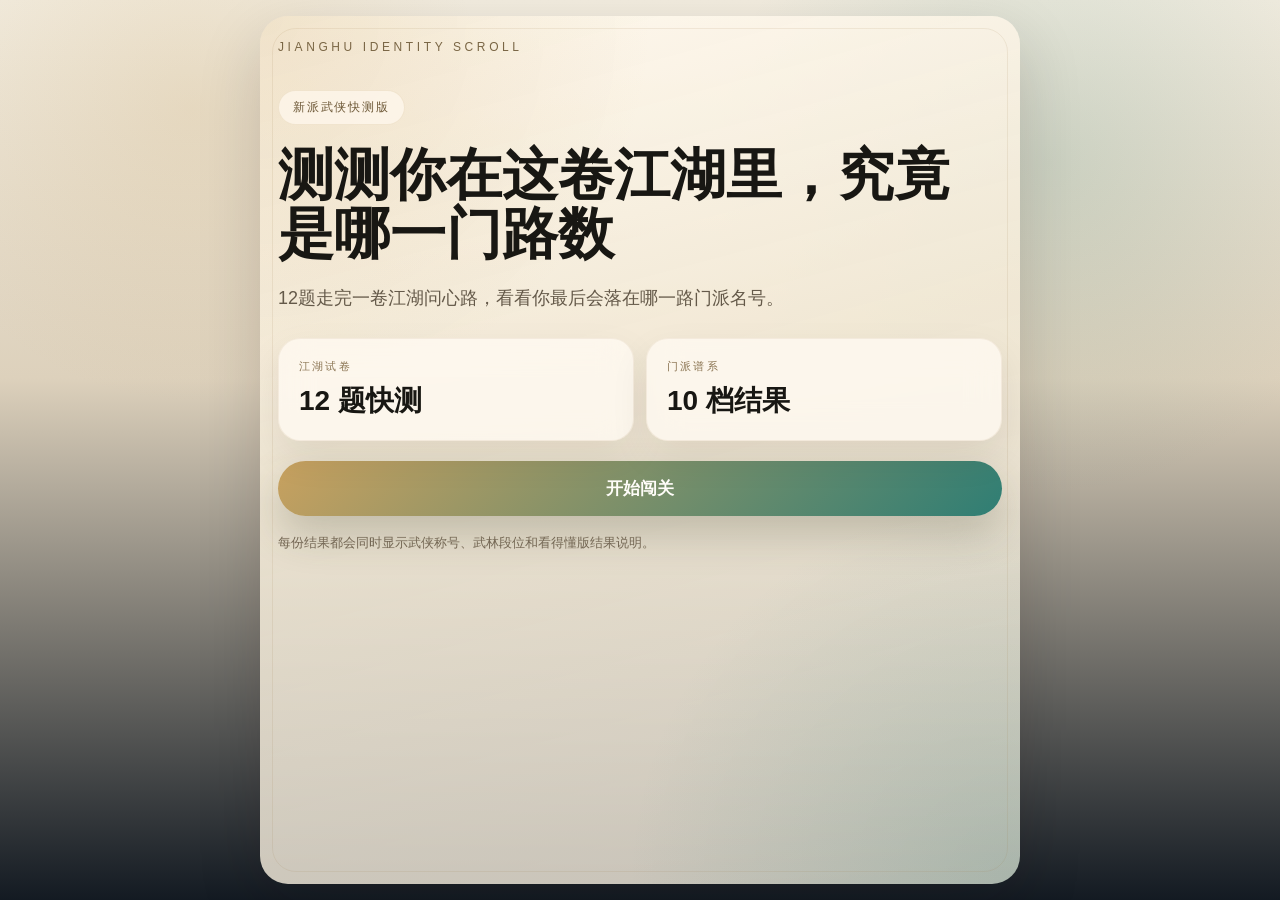
<file: index.html>
<!DOCTYPE html>
<html lang="zh-Hans">
  <head>
    <meta charset="UTF-8" />
    <meta name="viewport" content="width=device-width, initial-scale=1, viewport-fit=cover" />
    <title>江湖身份光谱测试</title>
    <meta name="description" content="12题快测，生成你的江湖称号与看得懂版身份光谱结果。" />
    <meta property="og:title" content="江湖身份光谱测试" />
    <meta property="og:description" content="新派武侠包装，结果同时给你江湖称号和一眼看懂的现实向度说明。" />
    <meta property="og:type" content="website" />
    <meta property="og:image" content="https://1982linlin.github.io/tw-identity-spectrum-quiz/title-square-wuxia.png" />
    <meta property="og:image:secure_url" content="https://1982linlin.github.io/tw-identity-spectrum-quiz/title-square-wuxia.png" />
    <meta property="og:image:width" content="1200" />
    <meta property="og:image:height" content="1200" />
    <meta property="og:image:type" content="image/png" />
    <meta name="twitter:card" content="summary_large_image" />
    <meta name="twitter:title" content="江湖身份光谱测试" />
    <meta name="twitter:description" content="12题快测，生成你的江湖称号与看得懂版身份光谱结果。" />
    <meta name="twitter:image" content="https://1982linlin.github.io/tw-identity-spectrum-quiz/title-square-wuxia.png" />
    <meta name="theme-color" content="#131a22" />
    <link rel="stylesheet" href="./styles.css" />
  </head>
  <body>
    <main class="app-shell">
      <section class="app-card" id="app"></section>
    </main>
    <script src="./config.js"></script>
    <script src="./app.js"></script>
  </body>
  </html>
</file>
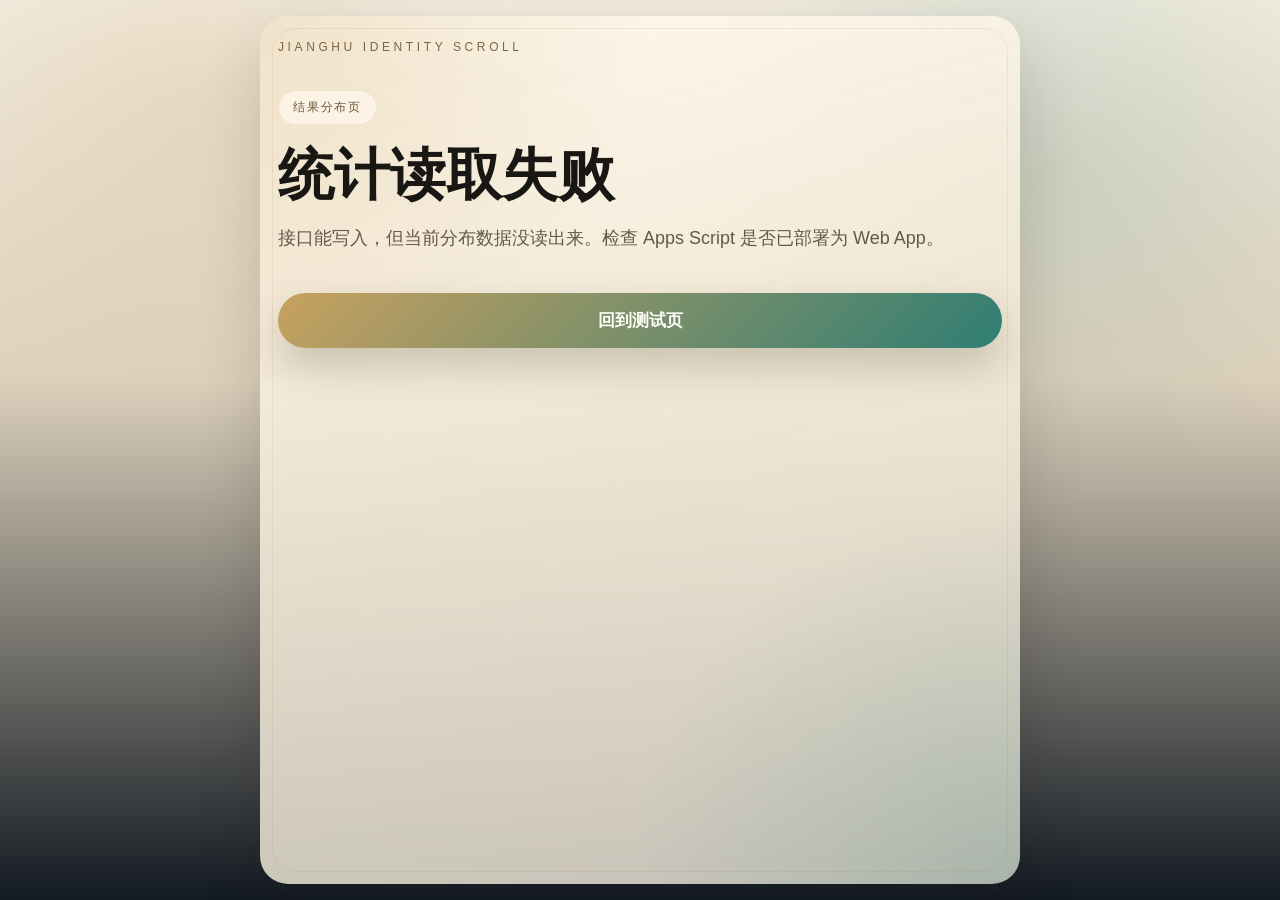
<file: stats.html>
<!DOCTYPE html>
<html lang="zh-Hans">
  <head>
    <meta charset="UTF-8" />
    <meta name="viewport" content="width=device-width, initial-scale=1, viewport-fit=cover" />
    <title>江湖结果分布</title>
    <meta name="description" content="查看江湖身份光谱测试的结果分布。" />
    <meta name="theme-color" content="#131a22" />
    <link rel="stylesheet" href="./styles.css" />
  </head>
  <body>
    <main class="app-shell">
      <section class="app-card stats-page">
        <div id="stats-app"></div>
      </section>
    </main>
    <script src="./config.js"></script>
    <script src="./stats.js"></script>
  </body>
</html>
</file>
<file: styles.css>
:root {
  --bg-top: #f2ecdf;
  --bg-bottom: #131a22;
  --ink: #181713;
  --muted: #6d6559;
  --line: rgba(196, 164, 108, 0.2);
  --white: #fffdf9;
  --gold: #c8a15f;
  --jade: #2f7e74;
  --jade-soft: #4e9b90;
  --poster-dark: #12171f;
}

* {
  box-sizing: border-box;
}

html,
body {
  margin: 0;
  min-height: 100%;
  font-family: "PingFang SC", "Noto Sans SC", "Helvetica Neue", sans-serif;
  color: var(--ink);
  background:
    radial-gradient(circle at 15% 12%, rgba(200, 161, 95, 0.18), transparent 22%),
    radial-gradient(circle at 82% 18%, rgba(47, 126, 116, 0.16), transparent 26%),
    linear-gradient(180deg, var(--bg-top) 0%, #ddd1bc 42%, var(--bg-bottom) 100%);
}

body {
  padding: 16px;
}

.app-shell {
  max-width: 760px;
  margin: 0 auto;
}

.app-card {
  position: relative;
  overflow: hidden;
  min-height: calc(100vh - 32px);
  padding: 24px 18px 32px;
  border-radius: 28px;
  background:
    radial-gradient(circle at top left, rgba(198, 160, 94, 0.24), transparent 34%),
    radial-gradient(circle at bottom right, rgba(47, 126, 116, 0.2), transparent 34%),
    linear-gradient(165deg, rgba(255, 249, 239, 0.92) 0%, rgba(244, 235, 216, 0.88) 44%, rgba(232, 225, 212, 0.84) 100%);
  box-shadow: 0 24px 64px rgba(16, 14, 10, 0.16);
}

.app-card::before {
  content: "";
  position: absolute;
  inset: 12px;
  border: 1px solid rgba(154, 123, 72, 0.12);
  border-radius: 24px;
  pointer-events: none;
}

.nav {
  margin-bottom: 36px;
  font-size: 12px;
  letter-spacing: 0.3em;
  color: #7a6645;
  text-transform: uppercase;
}

.eyebrow,
.quiz-badge,
.poster-tag {
  display: inline-flex;
  padding: 8px 14px;
  border-radius: 999px;
  font-size: 12px;
  letter-spacing: 0.15em;
}

.eyebrow {
  border: 1px solid var(--line);
  color: #6e5938;
  background: rgba(255, 249, 239, 0.72);
}

.headline {
  margin: 20px 0 0;
  font-size: clamp(36px, 8vw, 56px);
  line-height: 1.06;
  font-weight: 900;
}

.subhead {
  margin-top: 18px;
  font-size: 18px;
  line-height: 1.8;
  color: #645949;
}

.grid {
  display: grid;
  grid-template-columns: repeat(2, minmax(0, 1fr));
  gap: 12px;
  margin-top: 24px;
}

.stat-card,
.glass-card,
.question-card,
.quote-card,
.result-note {
  position: relative;
  z-index: 1;
  margin-top: 24px;
  padding: 20px;
  border-radius: 22px;
  background: rgba(255, 250, 243, 0.78);
  backdrop-filter: blur(16px);
  box-shadow: 0 16px 38px rgba(36, 26, 13, 0.08);
  border: 1px solid rgba(162, 132, 84, 0.1);
}

.stat-card {
  margin-top: 0;
}

.stat-label,
.question-kicker,
.result-bar__label,
.quote-card__label,
.poster-foot__label {
  font-size: 11px;
  letter-spacing: 0.2em;
  text-transform: uppercase;
  color: #8b7553;
}

.stat-value {
  margin-top: 8px;
  font-size: 28px;
  font-weight: 900;
}

.glass-title {
  font-size: 18px;
  font-weight: 800;
}

.glass-copy,
.result-note__text,
.poster-foot__text {
  margin-top: 10px;
  font-size: 15px;
  line-height: 1.8;
  color: #f0e5d2;
}

.tag-row,
.chip-row {
  display: flex;
  flex-wrap: wrap;
  gap: 10px;
  margin-top: 16px;
}

.tag,
.chip {
  padding: 10px 14px;
  border-radius: 999px;
  font-size: 13px;
}

.tag {
  color: #5a523f;
  background: rgba(200, 161, 95, 0.12);
}

.btn,
.btn-secondary,
.option {
  width: 100%;
  border: 0;
  border-radius: 999px;
  font: inherit;
}

.btn,
.btn-secondary {
  margin-top: 20px;
  padding: 16px 18px;
  font-size: 17px;
  font-weight: 800;
  cursor: pointer;
}

.btn {
  color: var(--white);
  background: linear-gradient(135deg, var(--gold) 0%, var(--jade) 100%);
  box-shadow: 0 18px 40px rgba(63, 65, 46, 0.24);
}

.btn-secondary {
  color: #3c3120;
  background: rgba(255, 249, 239, 0.8);
  border: 1px solid rgba(159, 128, 78, 0.16);
}

.quiz-badge {
  margin-top: 8px;
  color: #2f6f67;
  background: rgba(47, 126, 116, 0.12);
}

.progress-meta,
.result-bar__meta,
.poster-foot {
  display: flex;
  justify-content: space-between;
  gap: 12px;
}

.progress-meta {
  margin-top: 14px;
  font-size: 13px;
  color: #6f624d;
}

.progress-track,
.result-bar__track {
  width: 100%;
  overflow: hidden;
  border-radius: 999px;
}

.progress-track {
  height: 10px;
  margin-top: 12px;
  background: rgba(84, 71, 45, 0.14);
}

.progress-fill {
  height: 100%;
  background: linear-gradient(90deg, var(--gold) 0%, var(--jade-soft) 100%);
}

.question-title {
  margin-top: 10px;
  font-size: 28px;
  line-height: 1.48;
  font-weight: 800;
}

.option-list {
  margin-top: 16px;
}

.option {
  display: flex;
  align-items: flex-start;
  gap: 14px;
  margin-top: 12px;
  padding: 18px;
  text-align: left;
  cursor: pointer;
  border: 2px solid rgba(131, 105, 64, 0.1);
  border-radius: 22px;
  background: rgba(255, 252, 246, 0.92);
  transition: transform 180ms ease, border-color 180ms ease, box-shadow 180ms ease;
}

.option:hover {
  transform: translateY(-1px);
  border-color: rgba(47, 126, 116, 0.28);
  box-shadow: 0 14px 28px rgba(54, 40, 21, 0.08);
}

.option-index {
  flex: 0 0 34px;
  width: 34px;
  height: 34px;
  display: inline-flex;
  align-items: center;
  justify-content: center;
  border-radius: 50%;
  font-size: 13px;
  color: #755725;
  background: rgba(200, 161, 95, 0.16);
}

.option-copy {
  flex: 1;
}

.option-text {
  font-size: 17px;
  line-height: 1.7;
}

.option-cta {
  display: block;
  margin-top: 8px;
  font-size: 13px;
  color: #8d7c62;
}

.poster-card {
  position: relative;
  overflow: hidden;
  margin-top: 24px;
  padding: 24px;
  border: 2px solid var(--gold);
  border-radius: 28px;
  background:
    radial-gradient(circle at top left, rgba(255, 238, 197, 0.15), transparent 26%),
    radial-gradient(circle at bottom right, rgba(47, 126, 116, 0.18), transparent 30%),
    linear-gradient(145deg, #14181d 0%, #1a2128 42%, #10282a 100%);
  box-shadow: 0 28px 70px rgba(8, 10, 13, 0.28);
  color: var(--white);
}

.poster-tag {
  position: relative;
  z-index: 1;
  color: rgba(255, 240, 214, 0.72);
  background: rgba(255, 255, 255, 0.08);
}

.poster-orbit {
  position: absolute;
  border: 1px solid rgba(255, 240, 214, 0.1);
  border-radius: 999px;
}

.poster-orbit--one {
  top: -80px;
  right: -54px;
  width: 220px;
  height: 220px;
}

.poster-orbit--two {
  bottom: -100px;
  left: -60px;
  width: 250px;
  height: 250px;
}

.poster-blade {
  position: absolute;
  background: linear-gradient(90deg, transparent, rgba(255, 231, 187, 0.48), transparent);
  opacity: 0.5;
  transform: rotate(-18deg);
}

.poster-blade--one {
  top: 58px;
  right: -40px;
  width: 180px;
  height: 1px;
}

.poster-blade--two {
  bottom: 110px;
  left: -30px;
  width: 160px;
  height: 1px;
}

.poster-title {
  position: relative;
  z-index: 1;
  margin-top: 20px;
  font-size: 12px;
  letter-spacing: 0.24em;
  color: rgba(248, 222, 175, 0.62);
  text-transform: uppercase;
}

.result-topline {
  position: relative;
  z-index: 1;
  display: flex;
  justify-content: space-between;
  align-items: center;
  gap: 12px;
  margin-top: 18px;
}

.result-pill {
  display: inline-flex;
  padding: 10px 16px;
  border-radius: 999px;
  font-size: 14px;
  color: var(--white);
  font-weight: 800;
}

.result-score {
  font-size: 14px;
  color: rgba(255, 242, 218, 0.68);
}

.result-hero {
  position: relative;
  z-index: 1;
  display: grid;
  grid-template-columns: 196px 1fr;
  gap: 18px;
  align-items: center;
  margin-top: 18px;
}

.result-avatar-shell {
  position: relative;
  width: 196px;
  aspect-ratio: 1;
  padding: 6px;
  border: 1px solid rgba(255, 244, 220, 0.28);
  border-radius: 28px;
  background:
    linear-gradient(180deg, rgba(255, 255, 255, 0.18), rgba(255, 255, 255, 0.04)),
    rgba(255, 255, 255, 0.06);
  box-shadow: 0 18px 36px rgba(0, 0, 0, 0.18);
}

.result-avatar-shell::after {
  content: "";
  position: absolute;
  inset: 14px;
  border: 1px solid rgba(255, 240, 214, 0.12);
  border-radius: 22px;
  pointer-events: none;
}

.result-avatar {
  display: block;
  width: 100%;
  height: 100%;
  object-fit: cover;
  border-radius: 22px;
}

.result-hero-copy {
  min-width: 0;
}

.result-name {
  position: relative;
  z-index: 1;
  margin-top: 8px;
  font-size: clamp(34px, 8vw, 48px);
  line-height: 1.12;
  font-weight: 900;
}

.result-subtitle {
  position: relative;
  z-index: 1;
  margin-top: 10px;
  font-size: 14px;
  letter-spacing: 0.1em;
  color: rgba(255, 228, 181, 0.78);
}

.result-vibe {
  position: relative;
  z-index: 1;
  margin-top: 16px;
  font-size: 22px;
  line-height: 1.7;
  font-weight: 700;
}

.result-bar {
  position: relative;
  z-index: 1;
  margin-top: 22px;
  padding: 18px;
  border-radius: 18px;
  background: rgba(255, 255, 255, 0.08);
}

.result-bar__track {
  height: 12px;
  margin-top: 12px;
  background: rgba(255, 255, 255, 0.12);
}

.result-bar__fill {
  height: 100%;
  border-radius: inherit;
}

.result-bar__meta {
  margin-top: 12px;
  font-size: 13px;
  color: rgba(243, 230, 208, 0.76);
}

.chip {
  color: rgba(255, 247, 235, 0.88);
  background: rgba(255, 255, 255, 0.1);
}

.poster-foot {
  position: relative;
  z-index: 1;
  align-items: end;
  margin-top: 24px;
  padding-top: 18px;
  border-top: 1px solid rgba(255, 255, 255, 0.12);
}

.poster-foot__right {
  font-size: 34px;
  font-weight: 900;
  color: rgba(255, 247, 232, 0.94);
}

.quote-card__text {
  margin-top: 10px;
  font-size: 30px;
  line-height: 1.35;
  font-weight: 900;
}

.result-note__text {
  color: #5d5446;
}

.footer-actions {
  display: grid;
  gap: 12px;
  margin-top: 18px;
}

.stats-page {
  min-height: calc(100vh - 32px);
}

.stats-link {
  display: inline-flex;
  align-items: center;
  justify-content: center;
  text-decoration: none;
}

.stats-small {
  font-size: 18px;
  line-height: 1.5;
}

.stats-list {
  margin-top: 16px;
  display: grid;
  gap: 12px;
}

.stats-row {
  display: grid;
  grid-template-columns: 42px 1fr auto;
  align-items: center;
  gap: 14px;
  padding: 16px;
  border-radius: 20px;
  background: rgba(255, 252, 246, 0.9);
  border: 1px solid rgba(131, 105, 64, 0.08);
}

.stats-rank {
  width: 42px;
  height: 42px;
  display: inline-flex;
  align-items: center;
  justify-content: center;
  border-radius: 50%;
  background: rgba(200, 161, 95, 0.16);
  color: #755725;
  font-weight: 800;
}

.stats-title {
  font-size: 20px;
  font-weight: 800;
}

.stats-subtitle {
  margin-top: 4px;
  color: #7f705a;
  font-size: 14px;
}

.stats-value {
  text-align: right;
}

.stats-count {
  font-size: 26px;
  font-weight: 900;
}

.stats-percent {
  margin-top: 4px;
  color: #7f705a;
  font-size: 13px;
}

.micro-tip {
  margin-top: 16px;
  font-size: 13px;
  line-height: 1.7;
  color: #746754;
}

@media (max-width: 640px) {
  body {
    padding: 10px;
  }

  .app-card {
    min-height: calc(100vh - 20px);
    padding: 20px 14px 26px;
    border-radius: 22px;
  }

  .grid {
    grid-template-columns: 1fr;
  }

  .headline {
    font-size: 40px;
  }

  .question-title {
    font-size: 24px;
  }

  .result-vibe {
    font-size: 20px;
  }

  .quote-card__text {
    font-size: 24px;
  }

  .result-hero {
    grid-template-columns: 1fr;
  }

  .result-avatar-shell {
    width: min(100%, 240px);
  }

  .result-topline,
  .poster-foot,
  .stats-row {
    flex-direction: column;
    align-items: flex-start;
  }

  .stats-row {
    grid-template-columns: 1fr;
  }

  .stats-value {
    text-align: left;
  }
}
</file>
